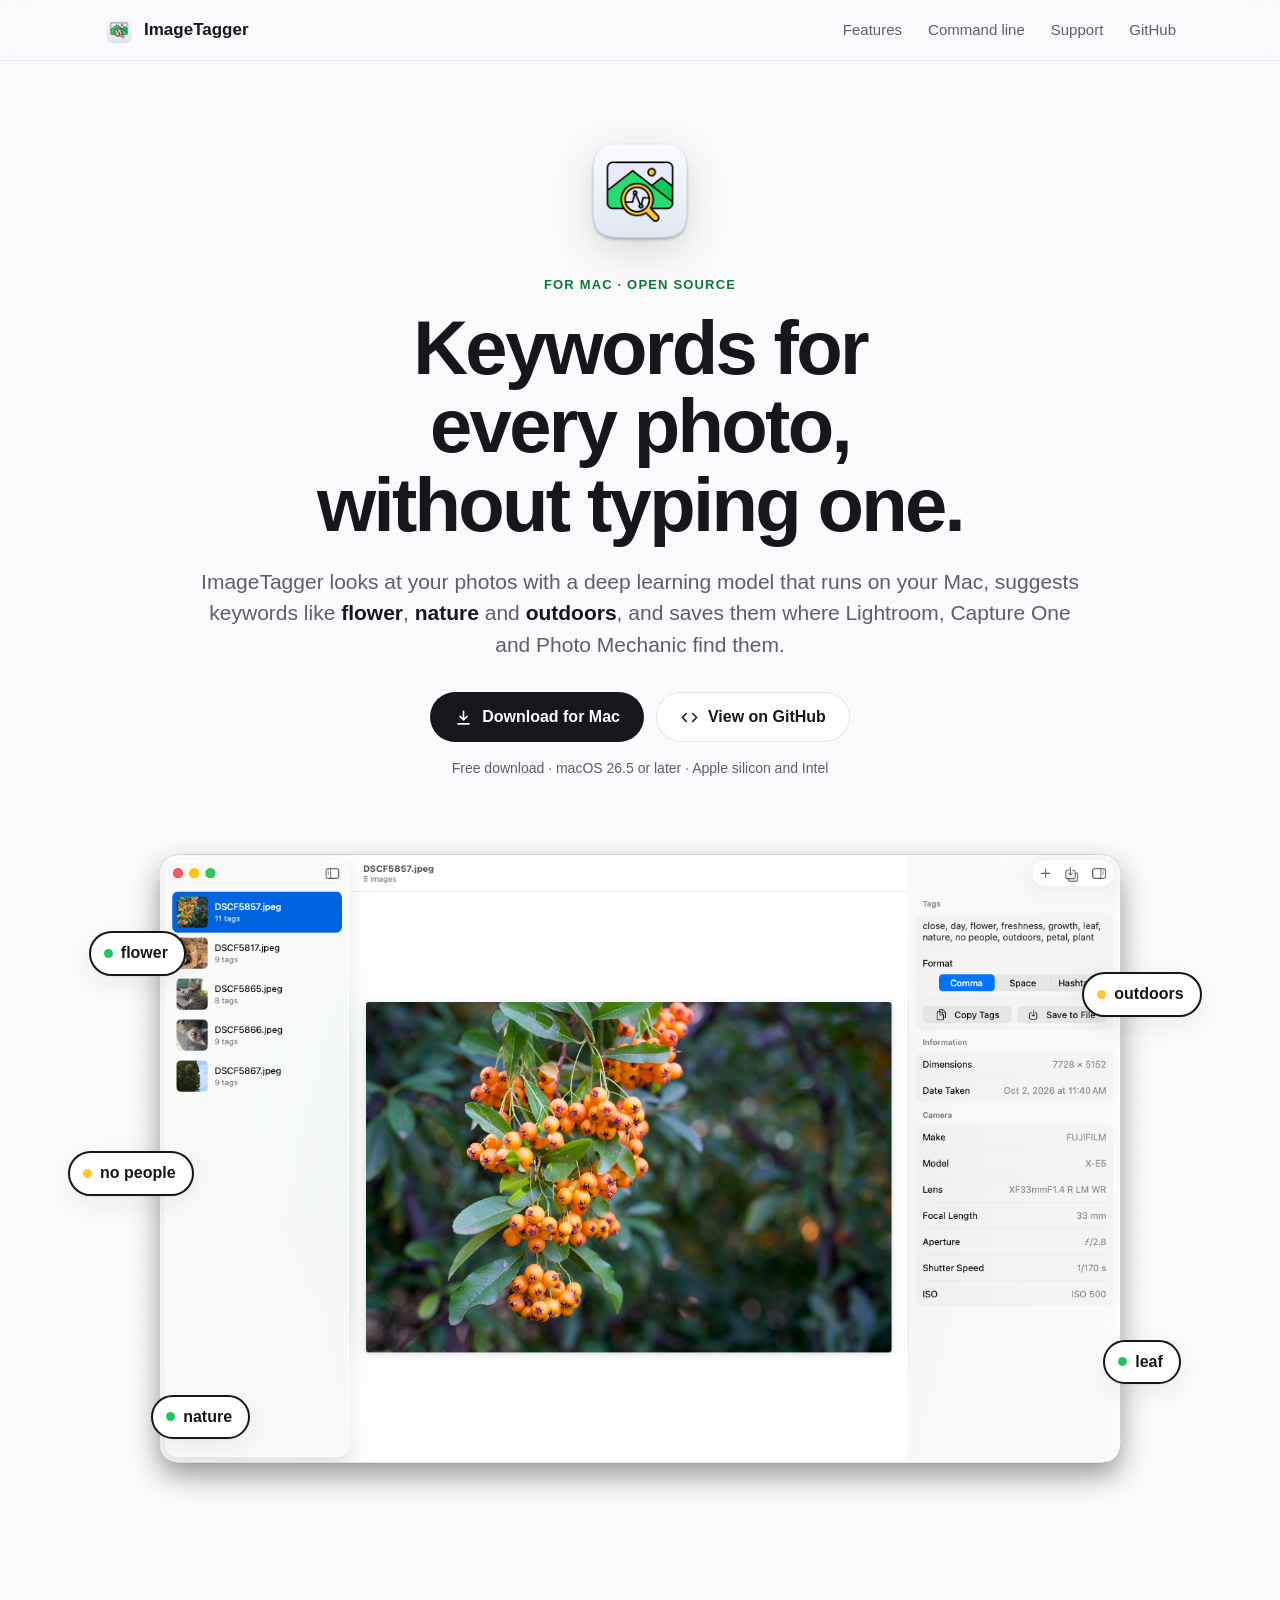
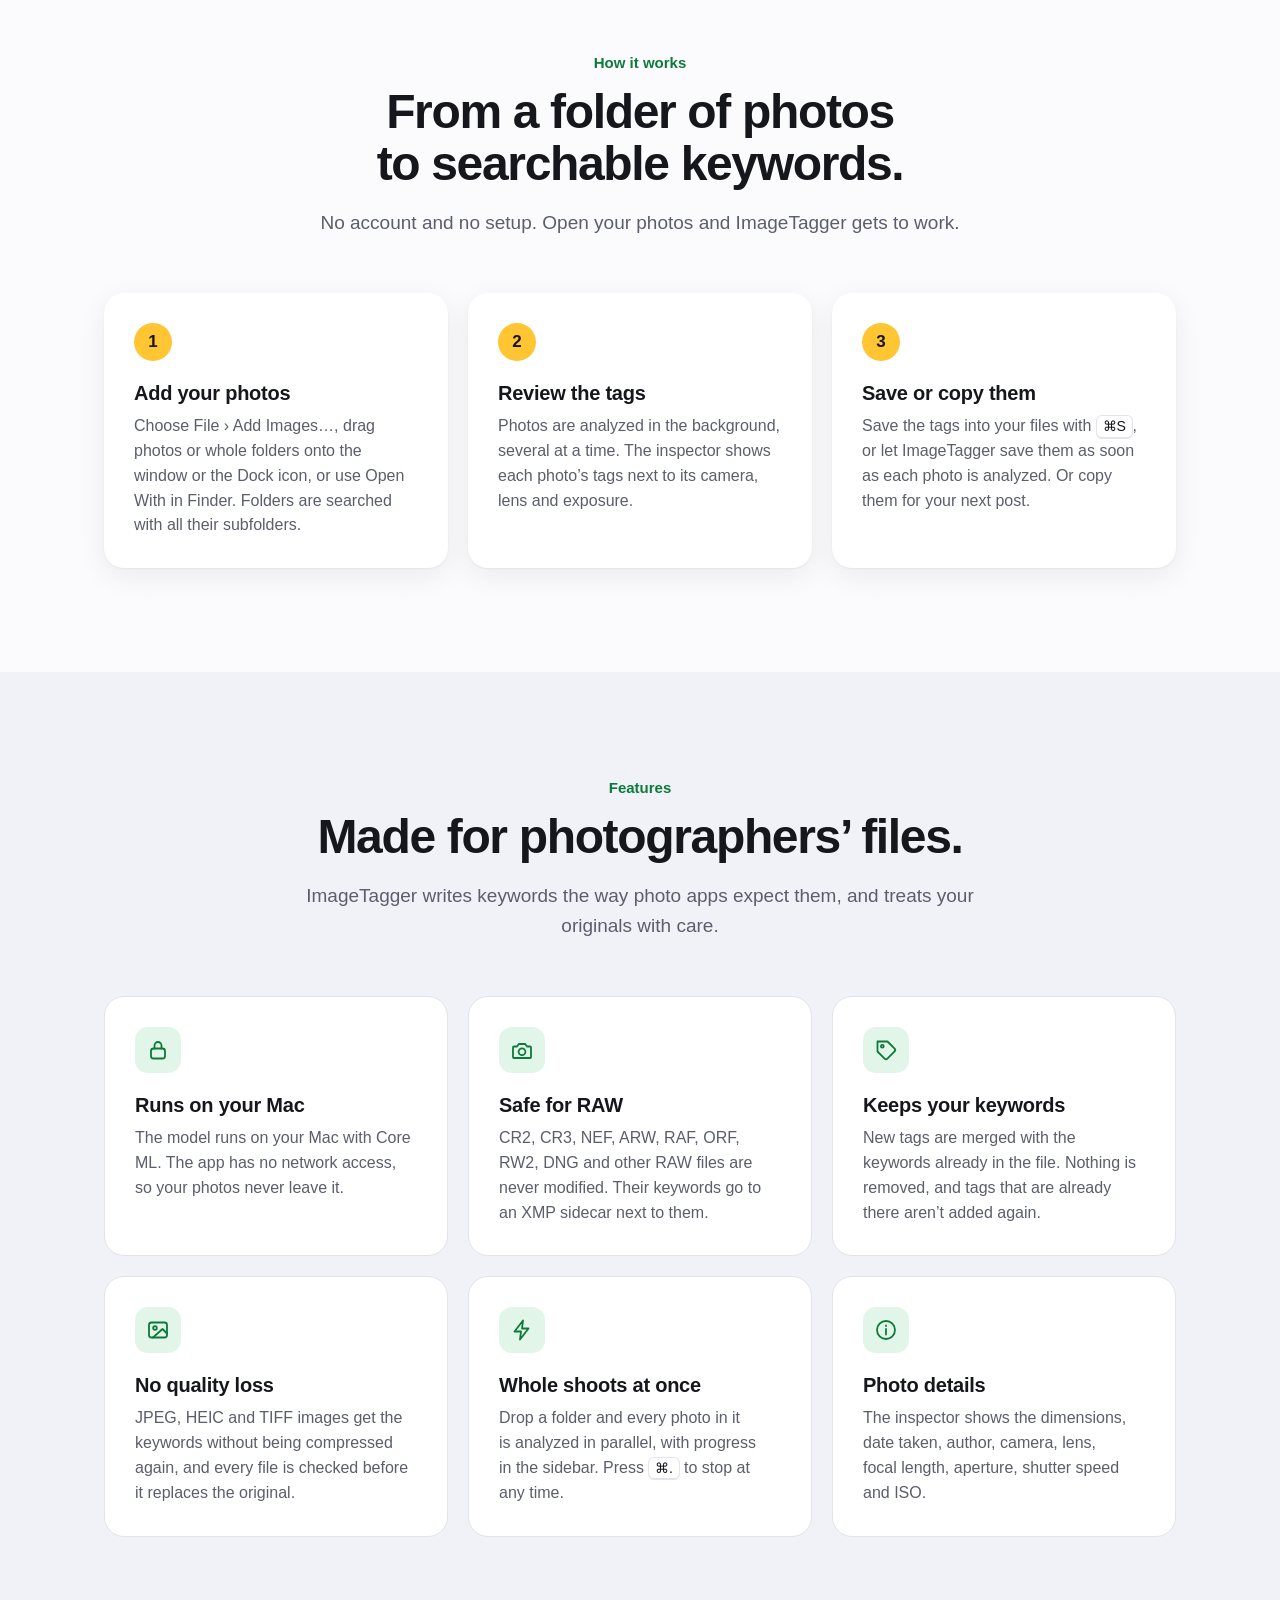
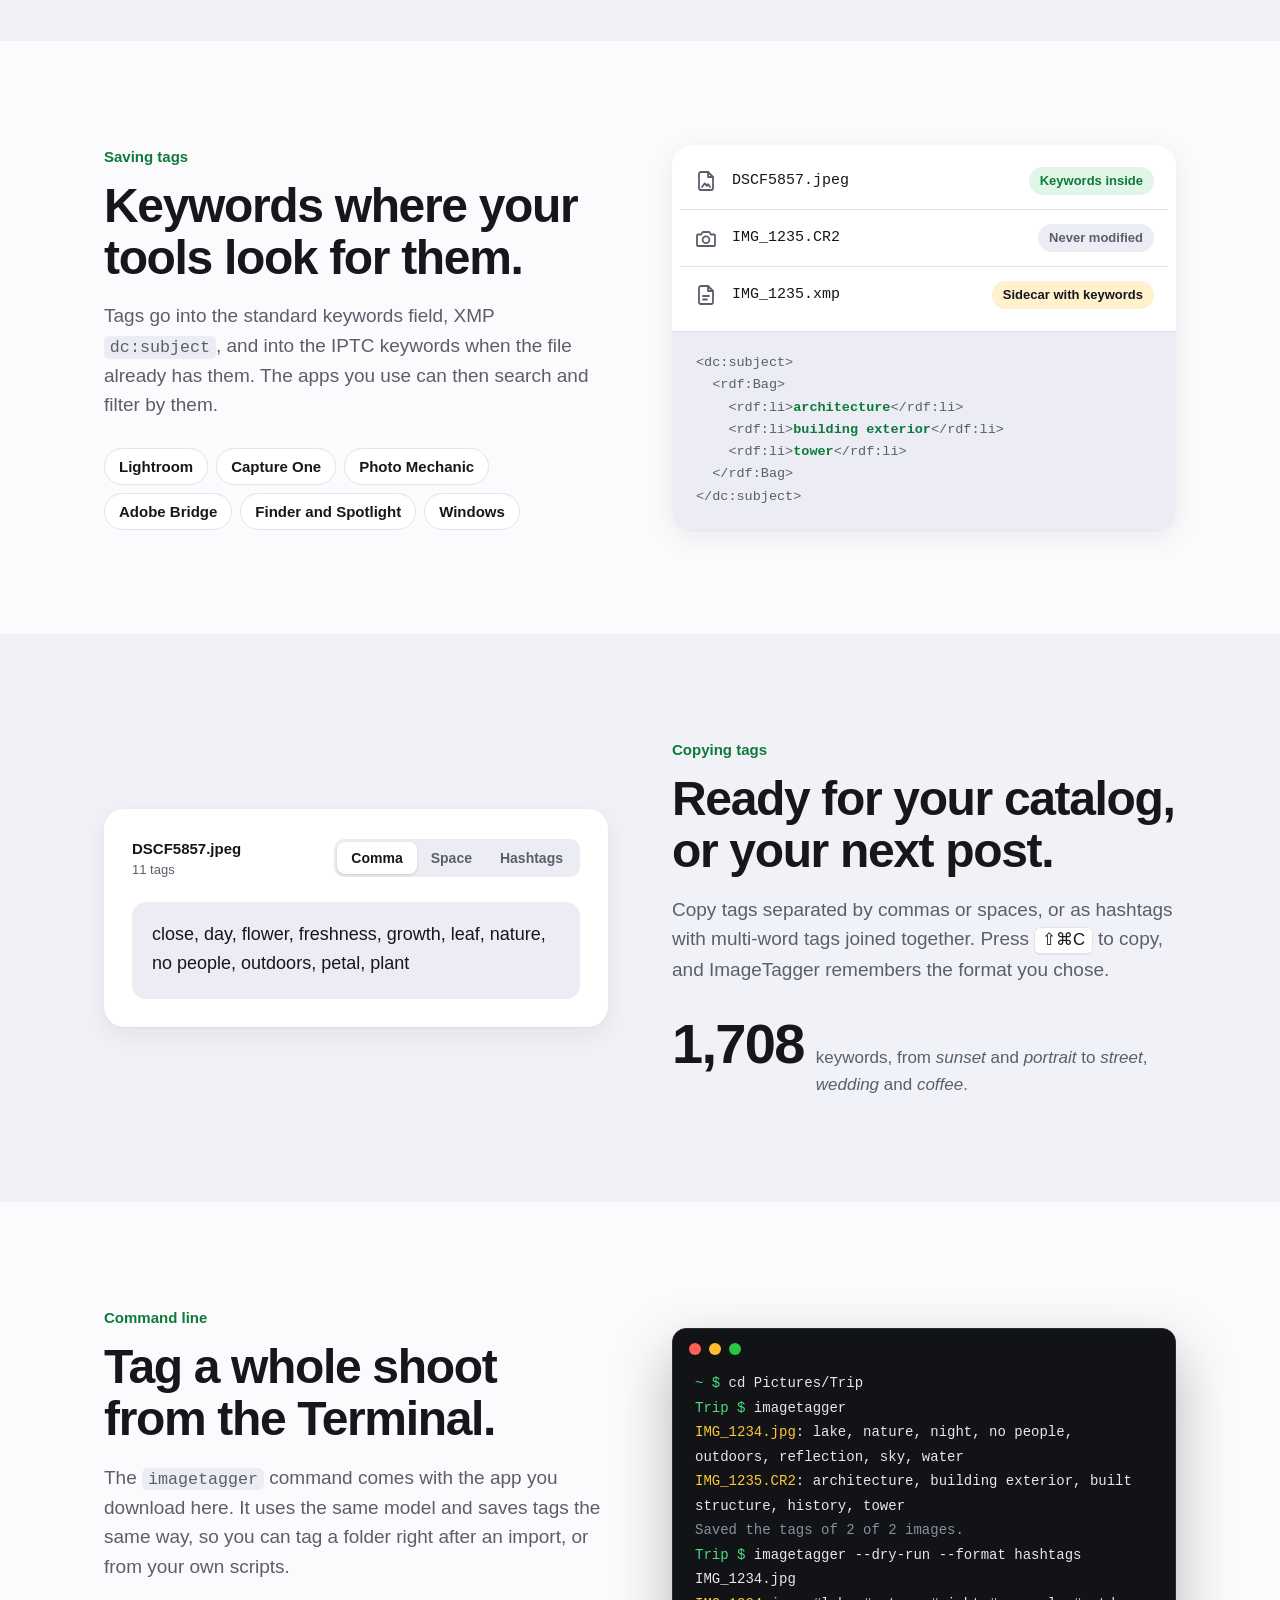
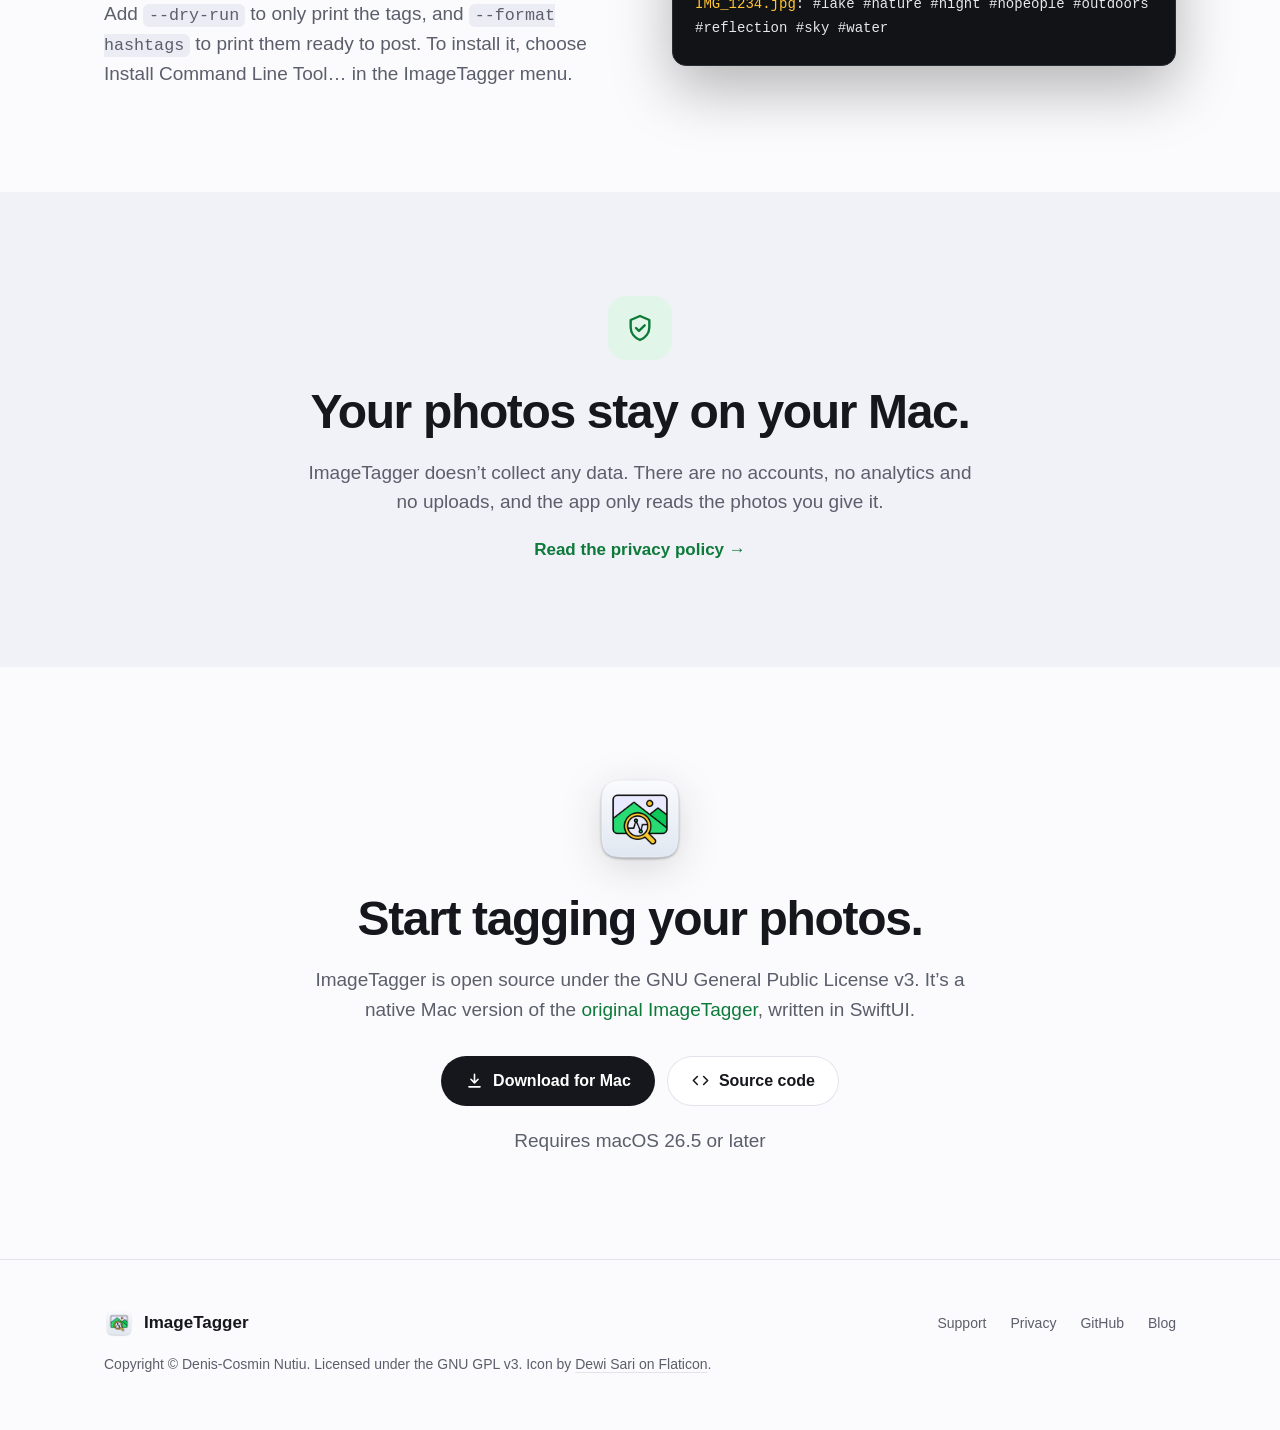
<file: docs/index.html>
<!doctype html>
<html lang="en">
<head>
  <meta charset="utf-8">
  <meta name="viewport" content="width=device-width, initial-scale=1">
  <title>ImageTagger for Mac – Keywords for every photo</title>
  <meta name="description" content="ImageTagger suggests keywords for your photos with a deep learning model that runs on your Mac, and saves them to your files and XMP sidecars for Lightroom, Capture One and Photo Mechanic.">
  <link rel="canonical" href="https://dnutiu.github.io/ImageTaggerMac/">
  <meta property="og:type" content="website">
  <meta property="og:site_name" content="ImageTagger">
  <meta property="og:title" content="ImageTagger for Mac – Keywords for every photo">
  <meta property="og:description" content="Suggests keywords for your photos with a deep learning model that runs on your Mac, and saves them where your photo apps find them.">
  <meta property="og:url" content="https://dnutiu.github.io/ImageTaggerMac/">
  <meta property="og:image" content="https://dnutiu.github.io/ImageTaggerMac/assets/og.png">
  <meta property="og:image:width" content="1200">
  <meta property="og:image:height" content="630">
  <meta property="og:image:alt" content="The ImageTagger icon and a screenshot of the app showing a photo with its predicted tags">
  <meta name="twitter:card" content="summary_large_image">
  <meta name="theme-color" content="#fbfbfd" media="(prefers-color-scheme: light)">
  <meta name="theme-color" content="#0e0f13" media="(prefers-color-scheme: dark)">
  <link rel="icon" type="image/png" href="assets/favicon.png">
  <link rel="apple-touch-icon" href="assets/icon.png">
  <link rel="stylesheet" href="assets/site.css">
</head>
<body>
  <a class="skip-link" href="#main">Skip to content</a>

  <header class="site-header">
    <div class="wrap">
      <a class="brand" href="./">
        <img src="assets/icon.png" alt="" width="30" height="30">
        ImageTagger
      </a>
      <nav class="nav" aria-label="Main">
        <a class="optional" href="#features">Features</a>
        <a class="optional" href="#command-line">Command line</a>
        <a href="support/">Support</a>
        <a href="https://github.com/dnutiu/ImageTaggerMac">GitHub</a>
      </nav>
    </div>
  </header>

  <main id="main">
    <section class="hero">
      <div class="wrap">
        <img class="hero-icon" src="assets/icon.png" alt="" width="116" height="116">
        <p class="eyebrow">For Mac · Open source</p>
        <h1>Keywords for every photo, without typing one.</h1>
        <p class="lede">
          ImageTagger looks at your photos with a deep learning model that runs on your Mac, suggests keywords like
          <em>flower</em>, <em>nature</em> and <em>outdoors</em>, and saves them where Lightroom, Capture One and
          Photo Mechanic find them.
        </p>
        <div class="actions">
          <a class="button button-primary" href="https://github.com/dnutiu/ImageTaggerMac/releases/latest">
            <svg viewBox="0 0 24 24" aria-hidden="true"><path d="M12 4v11m0 0-4.5-4.5M12 15l4.5-4.5M5 20h14"/></svg>
            Download for Mac
          </a>
          <a class="button button-secondary" href="https://github.com/dnutiu/ImageTaggerMac">
            <svg viewBox="0 0 24 24" aria-hidden="true"><path d="m8 7-5 5 5 5m8-10 5 5-5 5"/></svg>
            View on GitHub
          </a>
        </div>
        <p class="fineprint">Free download · macOS 26.5 or later · Apple silicon and Intel</p>

        <div class="shot">
          <picture>
            <source media="(prefers-color-scheme: dark)" srcset="screenshot-dark.png">
            <img src="screenshot-light.png" width="1472" height="972" fetchpriority="high"
              alt="ImageTagger showing a photo of orange berries. The inspector lists its tags: close, day, flower, freshness, growth, leaf, nature, no people, outdoors, petal and plant, followed by the camera, lens and exposure.">
          </picture>
          <span class="float-tag tag-1" aria-hidden="true">flower</span>
          <span class="float-tag tag-2 sun" aria-hidden="true">no people</span>
          <span class="float-tag tag-3" aria-hidden="true">nature</span>
          <span class="float-tag tag-4 sun" aria-hidden="true">outdoors</span>
          <span class="float-tag tag-5" aria-hidden="true">leaf</span>
        </div>
      </div>
    </section>

    <section class="section" aria-labelledby="how-title">
      <div class="wrap">
        <div class="section-head">
          <p class="kicker">How it works</p>
          <h2 id="how-title">From a folder of photos to searchable keywords.</h2>
          <p>No account and no setup. Open your photos and ImageTagger gets to work.</p>
        </div>
        <ol class="steps">
          <li>
            <h3>Add your photos</h3>
            <p>Choose File › Add Images…, drag photos or whole folders onto the window or the Dock icon, or use Open
              With in Finder. Folders are searched with all their subfolders.</p>
          </li>
          <li>
            <h3>Review the tags</h3>
            <p>Photos are analyzed in the background, several at a time. The inspector shows each photo’s tags next
              to its camera, lens and exposure.</p>
          </li>
          <li>
            <h3>Save or copy them</h3>
            <p>Save the tags into your files with <kbd>⌘S</kbd>, or let ImageTagger save them as soon as
              each photo is analyzed. Or copy them for your next post.</p>
          </li>
        </ol>
      </div>
    </section>

    <section class="section band" id="features" aria-labelledby="features-title">
      <div class="wrap">
        <div class="section-head">
          <p class="kicker">Features</p>
          <h2 id="features-title">Made for photographers’ files.</h2>
          <p>ImageTagger writes keywords the way photo apps expect them, and treats your originals with care.</p>
        </div>
        <div class="features">
          <article class="card">
            <div class="card-icon">
              <svg viewBox="0 0 24 24" aria-hidden="true"><rect x="5" y="10.5" width="14" height="10" rx="2.5"/><path d="M8.5 10.5V7.5a3.5 3.5 0 0 1 7 0v3"/></svg>
            </div>
            <h3>Runs on your Mac</h3>
            <p>The model runs on your Mac with Core ML. The app has no network access, so your photos never leave
              it.</p>
          </article>
          <article class="card">
            <div class="card-icon">
              <svg viewBox="0 0 24 24" aria-hidden="true"><path d="M4 8.5h3l1.8-2.5h6.4L17 8.5h3a1 1 0 0 1 1 1V19a1 1 0 0 1-1 1H4a1 1 0 0 1-1-1V9.5a1 1 0 0 1 1-1z"/><circle cx="12" cy="13.8" r="3.4"/></svg>
            </div>
            <h3>Safe for RAW</h3>
            <p>CR2, CR3, NEF, ARW, RAF, ORF, RW2, DNG and other RAW files are never modified. Their keywords go to
              an XMP sidecar next to them.</p>
          </article>
          <article class="card">
            <div class="card-icon">
              <svg viewBox="0 0 24 24" aria-hidden="true"><path d="M20.6 13.4 13.4 20.6a2 2 0 0 1-2.8 0L3.5 13.5V3.5h10l7.1 7.1a2 2 0 0 1 0 2.8z"/><circle cx="8.3" cy="8.3" r="1.4"/></svg>
            </div>
            <h3>Keeps your keywords</h3>
            <p>New tags are merged with the keywords already in the file. Nothing is removed, and tags that are
              already there aren’t added again.</p>
          </article>
          <article class="card">
            <div class="card-icon">
              <svg viewBox="0 0 24 24" aria-hidden="true"><rect x="3" y="4.5" width="18" height="15" rx="2.5"/><circle cx="9" cy="10" r="1.8"/><path d="m21 15.5-4.5-4.5L7 19.5"/></svg>
            </div>
            <h3>No quality loss</h3>
            <p>JPEG, HEIC and TIFF images get the keywords without being compressed again, and every file is
              checked before it replaces the original.</p>
          </article>
          <article class="card">
            <div class="card-icon">
              <svg viewBox="0 0 24 24" aria-hidden="true"><path d="M13 2.5 4.5 13.5H11l-1 8 8.5-11H12z"/></svg>
            </div>
            <h3>Whole shoots at once</h3>
            <p>Drop a folder and every photo in it is analyzed in parallel, with progress in the sidebar. Press
              <kbd>⌘.</kbd> to stop at any time.</p>
          </article>
          <article class="card">
            <div class="card-icon">
              <svg viewBox="0 0 24 24" aria-hidden="true"><circle cx="12" cy="12" r="9"/><path d="M12 11v5.5M12 7.5v.5"/></svg>
            </div>
            <h3>Photo details</h3>
            <p>The inspector shows the dimensions, date taken, author, camera, lens, focal length, aperture,
              shutter speed and ISO.</p>
          </article>
        </div>
      </div>
    </section>

    <section class="section" aria-labelledby="saving-title">
      <div class="wrap split">
        <div class="split-text">
          <p class="kicker">Saving tags</p>
          <h2 id="saving-title">Keywords where your tools look for them.</h2>
          <p>Tags go into the standard keywords field, XMP <code>dc:subject</code>, and into the IPTC keywords when
            the file already has them. The apps you use can then search and filter by them.</p>
          <ul class="chips" aria-label="Apps that read the keywords">
            <li>Lightroom</li>
            <li>Capture One</li>
            <li>Photo Mechanic</li>
            <li>Adobe Bridge</li>
            <li>Finder and Spotlight</li>
            <li>Windows</li>
          </ul>
        </div>
        <figure class="files" aria-label="How tags are saved to different kinds of files" style="margin: 0">
          <ul>
            <li class="file">
              <svg viewBox="0 0 24 24" aria-hidden="true"><path d="M14 3H7a2 2 0 0 0-2 2v14a2 2 0 0 0 2 2h10a2 2 0 0 0 2-2V8z"/><path d="M14 3v5h5"/><path d="m8 18 2.8-3.6 2 2.4 1.4-1.6L16 18"/></svg>
              <span class="file-name">DSCF5857.jpeg</span>
              <span class="badge green">Keywords inside</span>
            </li>
            <li class="file">
              <svg viewBox="0 0 24 24" aria-hidden="true"><path d="M4 8.5h3l1.8-2.5h6.4L17 8.5h3a1 1 0 0 1 1 1V19a1 1 0 0 1-1 1H4a1 1 0 0 1-1-1V9.5a1 1 0 0 1 1-1z"/><circle cx="12" cy="13.8" r="3.4"/></svg>
              <span class="file-name">IMG_1235.CR2</span>
              <span class="badge">Never modified</span>
            </li>
            <li class="file">
              <svg viewBox="0 0 24 24" aria-hidden="true"><path d="M14 3H7a2 2 0 0 0-2 2v14a2 2 0 0 0 2 2h10a2 2 0 0 0 2-2V8z"/><path d="M14 3v5h5"/><path d="M9 13h6M9 16.5h4"/></svg>
              <span class="file-name">IMG_1235.xmp</span>
              <span class="badge sun">Sidecar with keywords</span>
            </li>
          </ul>
<pre aria-label="The keywords in the sidecar">&lt;dc:subject&gt;
  &lt;rdf:Bag&gt;
    &lt;rdf:li&gt;<b>architecture</b>&lt;/rdf:li&gt;
    &lt;rdf:li&gt;<b>building exterior</b>&lt;/rdf:li&gt;
    &lt;rdf:li&gt;<b>tower</b>&lt;/rdf:li&gt;
  &lt;/rdf:Bag&gt;
&lt;/dc:subject&gt;</pre>
        </figure>
      </div>
    </section>

    <section class="section band" aria-labelledby="formats-title">
      <div class="wrap split reverse">
        <div class="split-text">
          <p class="kicker">Copying tags</p>
          <h2 id="formats-title">Ready for your catalog, or your next post.</h2>
          <p>Copy tags separated by commas or spaces, or as hashtags with multi-word tags joined together. Press
            <kbd>⇧⌘C</kbd> to copy, and ImageTagger remembers the format you chose.</p>
          <div class="stat">
            <strong>1,708</strong>
            <span>keywords, from <em>sunset</em> and <em>portrait</em> to <em>street</em>, <em>wedding</em> and
              <em>coffee</em>.</span>
          </div>
        </div>
        <div class="format-demo">
          <div class="format-head">
            <p class="format-file">DSCF5857.jpeg <span>11 tags</span></p>
            <div class="segmented" role="group" aria-label="Tag format">
              <button type="button" data-format="comma" aria-pressed="true">Comma</button>
              <button type="button" data-format="space" aria-pressed="false">Space</button>
              <button type="button" data-format="hashtags" aria-pressed="false">Hashtags</button>
            </div>
          </div>
          <p class="format-output" id="format-output" aria-live="polite">close, day, flower, freshness, growth, leaf,
            nature, no people, outdoors, petal, plant</p>
        </div>
      </div>
    </section>

    <section class="section" id="command-line" aria-labelledby="cli-title">
      <div class="wrap split">
        <div class="split-text">
          <p class="kicker">Command line</p>
          <h2 id="cli-title">Tag a whole shoot from the Terminal.</h2>
          <p>The <code>imagetagger</code> command comes with the app you download here. It uses the same model and
            saves tags the same way, so you can tag a folder right after an import, or from your own scripts.</p>
          <p>Add <code>--dry-run</code> to only print the tags, and <code>--format hashtags</code> to print them
            ready to post. To install it, choose Install Command Line Tool… in the ImageTagger menu.</p>
        </div>
        <div class="terminal" role="img" aria-label="A Terminal window running imagetagger in a folder of photos. It prints the tags of IMG_1234.jpg and IMG_1235.CR2, then saves them.">
          <div class="terminal-bar" aria-hidden="true"><span></span><span></span><span></span></div>
<pre aria-hidden="true"><span class="prompt">~ $</span> cd Pictures/Trip
<span class="prompt">Trip $</span> imagetagger
<span class="file-path">IMG_1234.jpg</span>: lake, nature, night, no people, outdoors, reflection, sky, water
<span class="file-path">IMG_1235.CR2</span>: architecture, building exterior, built structure, history, tower
<span class="dim">Saved the tags of 2 of 2 images.</span>
<span class="prompt">Trip $</span> imagetagger --dry-run --format hashtags IMG_1234.jpg
<span class="file-path">IMG_1234.jpg</span>: #lake #nature #night #nopeople #outdoors #reflection #sky #water</pre>
        </div>
      </div>
    </section>

    <section class="section band statement" aria-labelledby="privacy-title">
      <div class="wrap">
        <div class="statement-icon" aria-hidden="true">
          <svg viewBox="0 0 24 24"><path d="M12 3 5 6v5.5c0 4.4 3 8 7 9.5 4-1.5 7-5.1 7-9.5V6z"/><path d="m9 12 2.2 2.2L15.5 10"/></svg>
        </div>
        <h2 id="privacy-title">Your photos stay on your Mac.</h2>
        <p>ImageTagger doesn’t collect any data. There are no accounts, no analytics and no uploads, and the app
          only reads the photos you give it.</p>
        <a class="more" href="privacy/">Read the privacy policy →</a>
      </div>
    </section>

    <section class="section statement" aria-labelledby="download-title">
      <div class="wrap">
        <img class="cta-icon" src="assets/icon.png" alt="" width="96" height="96" loading="lazy">
        <h2 id="download-title">Start tagging your photos.</h2>
        <p>ImageTagger is open source under the GNU General Public License v3. It’s a native Mac version of the
          <a href="https://github.com/dnutiu/ImageTagger">original ImageTagger</a>, written in SwiftUI.</p>
        <div class="actions">
          <a class="button button-primary" href="https://github.com/dnutiu/ImageTaggerMac/releases/latest">
            <svg viewBox="0 0 24 24" aria-hidden="true"><path d="M12 4v11m0 0-4.5-4.5M12 15l4.5-4.5M5 20h14"/></svg>
            Download for Mac
          </a>
          <a class="button button-secondary" href="https://github.com/dnutiu/ImageTaggerMac">
            <svg viewBox="0 0 24 24" aria-hidden="true"><path d="m8 7-5 5 5 5m8-10 5 5-5 5"/></svg>
            Source code
          </a>
        </div>
        <p class="fineprint">Requires macOS 26.5 or later</p>
      </div>
    </section>
  </main>

  <footer class="site-footer">
    <div class="wrap">
      <a class="brand" href="./">
        <img src="assets/icon.png" alt="" width="30" height="30" loading="lazy">
        ImageTagger
      </a>
      <nav class="nav" aria-label="Footer">
        <a href="support/">Support</a>
        <a href="privacy/">Privacy</a>
        <a href="https://github.com/dnutiu/ImageTaggerMac">GitHub</a>
        <a href="https://blog.nuculabs.dev">Blog</a>
      </nav>
      <p>Copyright © Denis-Cosmin Nutiu. Licensed under the GNU GPL v3. Icon by
        <a href="https://www.flaticon.com/free-icons/image-analysis">Dewi Sari on Flaticon</a>.</p>
    </div>
  </footer>

  <script>
    const tags = ["close", "day", "flower", "freshness", "growth", "leaf", "nature", "no people", "outdoors", "petal", "plant"];
    // The same formats as TagFormat in the app. Hashtags can't contain spaces, so multi-word tags are joined.
    const formats = {
      comma: (tags) => tags.join(", "),
      space: (tags) => tags.join(" "),
      hashtags: (tags) => tags.map((tag) => "#" + tag.replace(/\s/g, "")).join(" "),
    };
    const output = document.getElementById("format-output");
    const buttons = document.querySelectorAll("[data-format]");
    for (const button of buttons) {
      button.addEventListener("click", () => {
        for (const other of buttons) other.setAttribute("aria-pressed", String(other === button));
        output.textContent = formats[button.dataset.format](tags);
      });
    }
  </script>
</body>
</html>
</file>
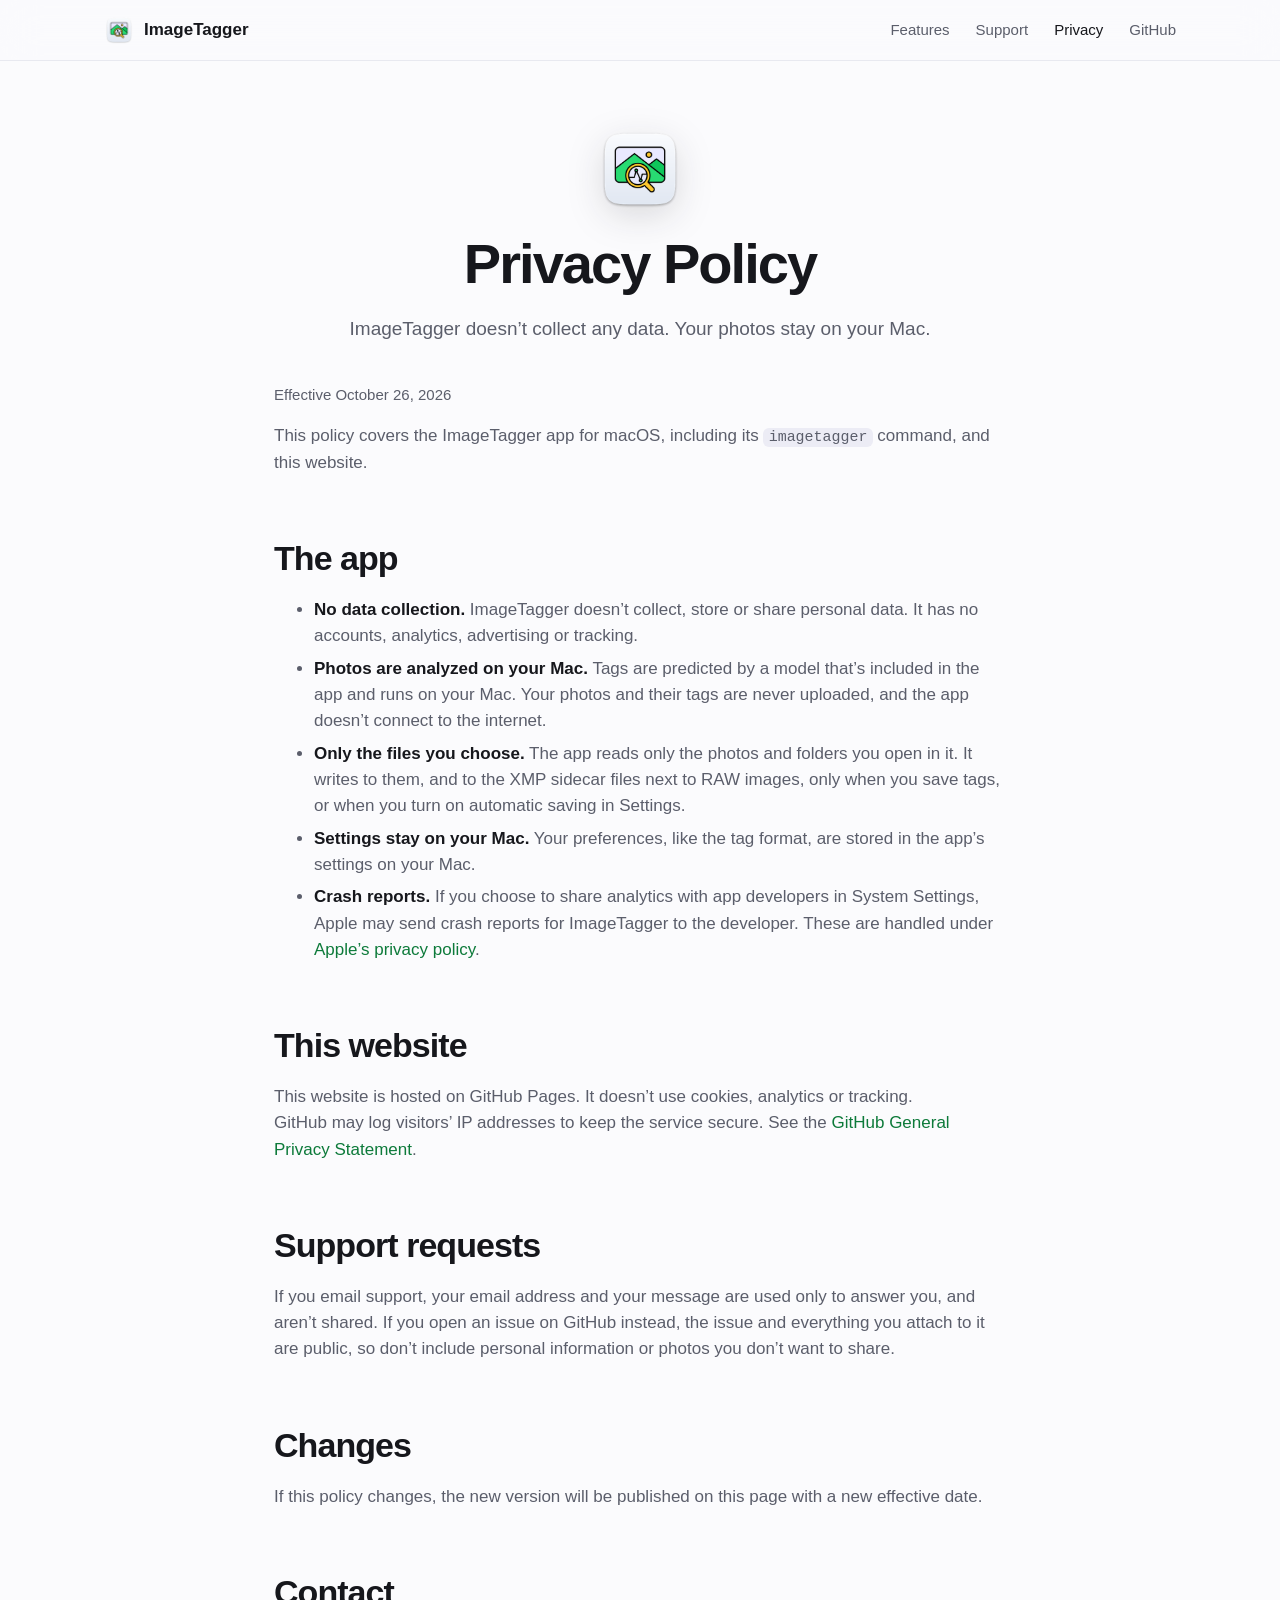
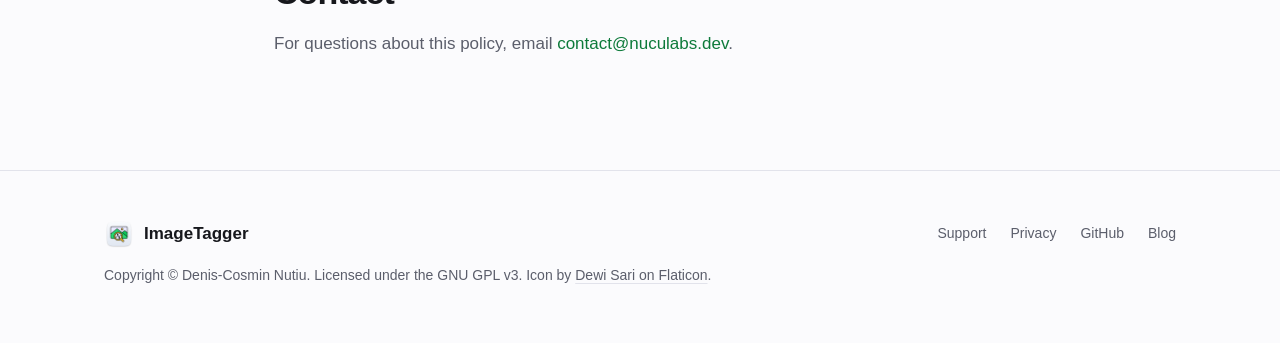
<file: docs/privacy/index.html>
<!doctype html>
<html lang="en">
<head>
  <meta charset="utf-8">
  <meta name="viewport" content="width=device-width, initial-scale=1">
  <title>ImageTagger Privacy Policy</title>
  <meta name="description" content="ImageTagger doesn't collect any data. Photos are analyzed on your Mac and are never uploaded.">
  <link rel="canonical" href="https://dnutiu.github.io/ImageTaggerMac/privacy/">
  <meta name="theme-color" content="#fbfbfd" media="(prefers-color-scheme: light)">
  <meta name="theme-color" content="#0e0f13" media="(prefers-color-scheme: dark)">
  <link rel="icon" type="image/png" href="../assets/favicon.png">
  <link rel="apple-touch-icon" href="../assets/icon.png">
  <link rel="stylesheet" href="../assets/site.css">
</head>
<body>
  <a class="skip-link" href="#main">Skip to content</a>

  <header class="site-header">
    <div class="wrap">
      <a class="brand" href="../">
        <img src="../assets/icon.png" alt="" width="30" height="30">
        ImageTagger
      </a>
      <nav class="nav" aria-label="Main">
        <a class="optional" href="../#features">Features</a>
        <a href="../support/">Support</a>
        <a href="./" aria-current="page">Privacy</a>
        <a href="https://github.com/dnutiu/ImageTaggerMac">GitHub</a>
      </nav>
    </div>
  </header>

  <main id="main">
    <section class="page-hero">
      <div class="wrap narrow">
        <img src="../assets/icon.png" alt="" width="88" height="88">
        <h1>Privacy Policy</h1>
        <p class="lede">ImageTagger doesn’t collect any data. Your photos stay on your Mac.</p>
      </div>
    </section>

    <div class="wrap narrow prose">
      <p class="updated">Effective October 26, 2026</p>

      <p>This policy covers the ImageTagger app for macOS, including its <code>imagetagger</code> command, and this
        website.</p>

      <h2>The app</h2>
      <ul>
        <li><strong>No data collection.</strong> ImageTagger doesn’t collect, store or share personal data. It has
          no accounts, analytics, advertising or tracking.</li>
        <li><strong>Photos are analyzed on your Mac.</strong> Tags are predicted by a model that’s included in the
          app and runs on your Mac. Your photos and their tags are never uploaded, and the app doesn’t connect to
          the internet.</li>
        <li><strong>Only the files you choose.</strong> The app reads only the photos and folders you open in it.
          It writes to them, and to the XMP sidecar files next to RAW images, only when you save tags, or when you
          turn on automatic saving in Settings.</li>
        <li><strong>Settings stay on your Mac.</strong> Your preferences, like the tag format, are stored in the
          app’s settings on your Mac.</li>
        <li><strong>Crash reports.</strong> If you choose to share analytics with app developers in System Settings,
          Apple may send crash reports for ImageTagger to the developer. These are handled under
          <a href="https://www.apple.com/legal/privacy/">Apple’s privacy policy</a>.</li>
      </ul>

      <h2>This website</h2>
      <p>This website is hosted on GitHub Pages. It doesn’t use cookies, analytics or tracking. GitHub may log
        visitors’ IP addresses to keep the service secure. See the
        <a href="https://docs.github.com/site-policy/privacy-policies/github-general-privacy-statement">GitHub
        General Privacy Statement</a>.</p>

      <h2>Support requests</h2>
      <p>If you email support, your email address and your message are used only to answer you, and aren’t shared.
        If you open an issue on GitHub instead, the issue and everything you attach to it are public, so don’t
        include personal information or photos you don’t want to share.</p>

      <h2>Changes</h2>
      <p>If this policy changes, the new version will be published on this page with a new effective date.</p>

      <h2>Contact</h2>
      <p>For questions about this policy, email
        <a href="mailto:contact@nuculabs.dev?subject=ImageTagger%20privacy">contact@nuculabs.dev</a>.</p>
    </div>
  </main>

  <footer class="site-footer">
    <div class="wrap">
      <a class="brand" href="../">
        <img src="../assets/icon.png" alt="" width="30" height="30" loading="lazy">
        ImageTagger
      </a>
      <nav class="nav" aria-label="Footer">
        <a href="../support/">Support</a>
        <a href="./">Privacy</a>
        <a href="https://github.com/dnutiu/ImageTaggerMac">GitHub</a>
        <a href="https://blog.nuculabs.dev">Blog</a>
      </nav>
      <p>Copyright © Denis-Cosmin Nutiu. Licensed under the GNU GPL v3. Icon by
        <a href="https://www.flaticon.com/free-icons/image-analysis">Dewi Sari on Flaticon</a>.</p>
    </div>
  </footer>
</body>
</html>
</file>
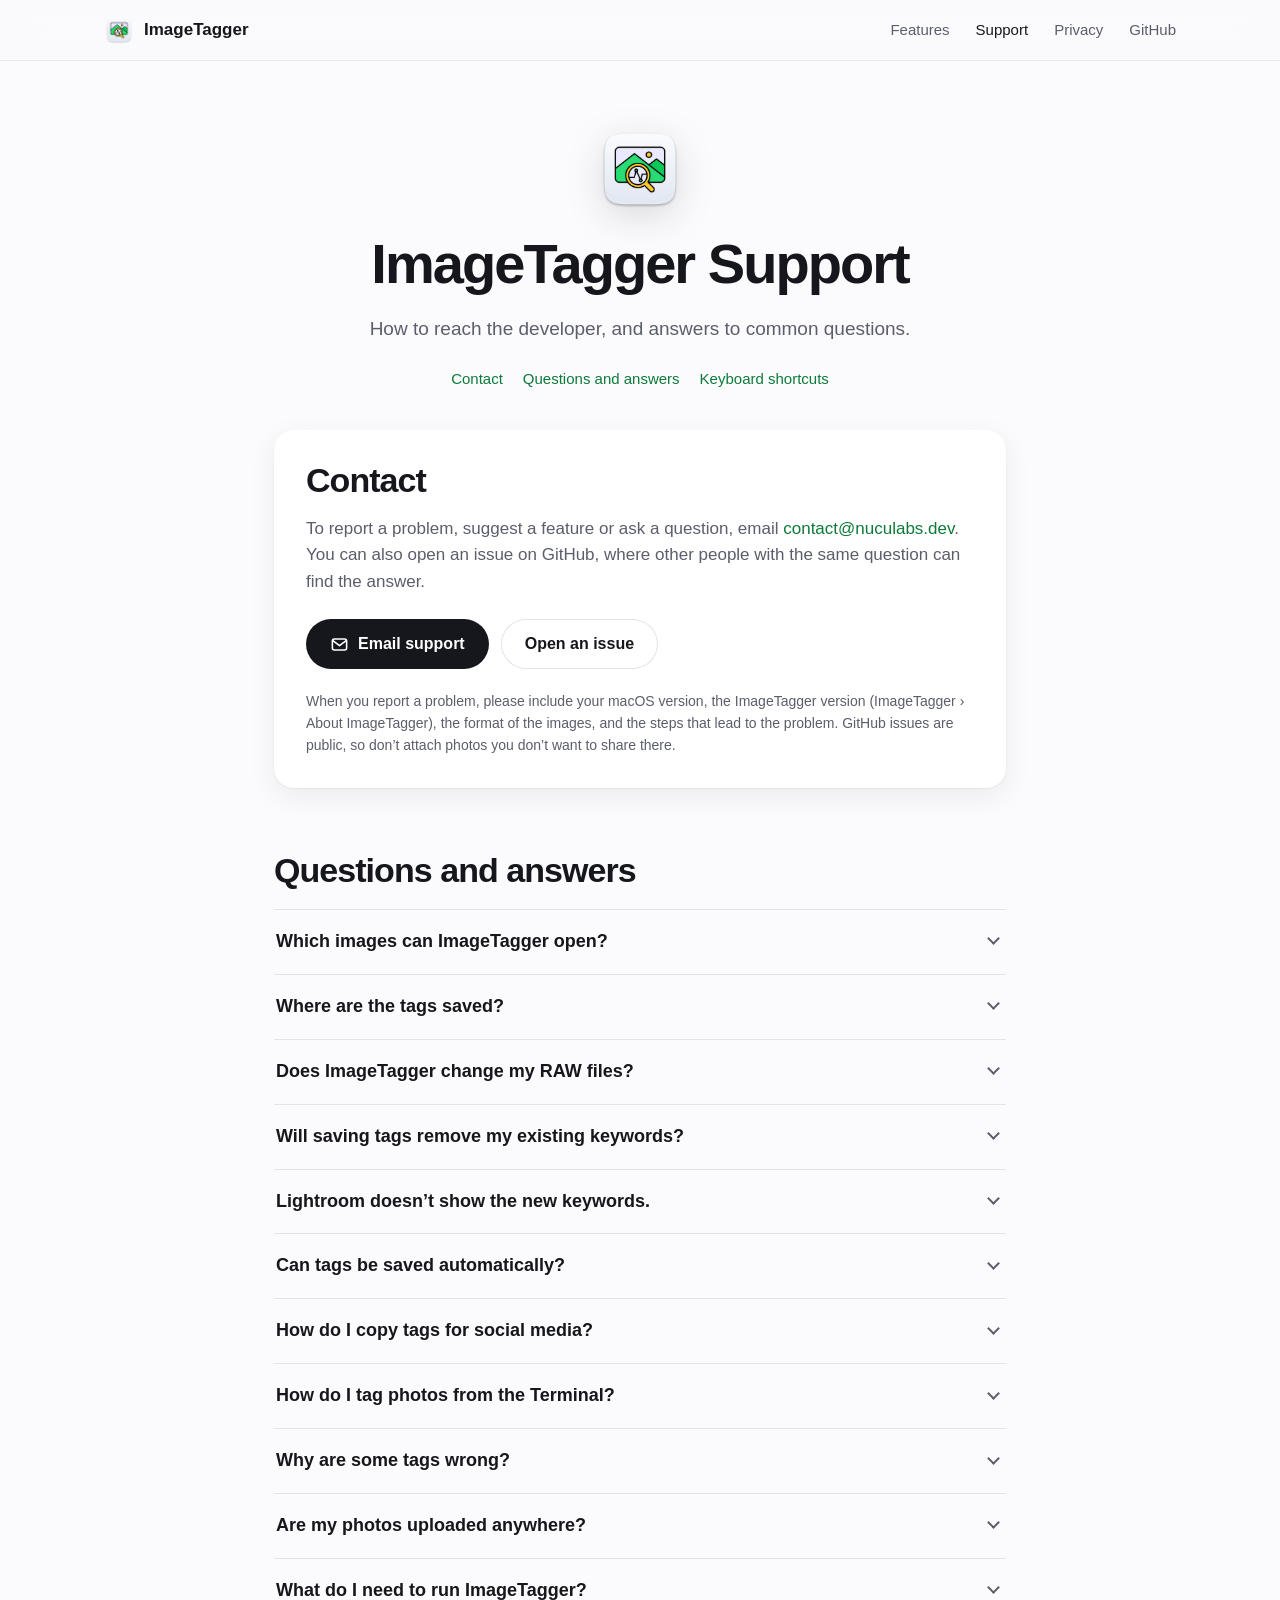
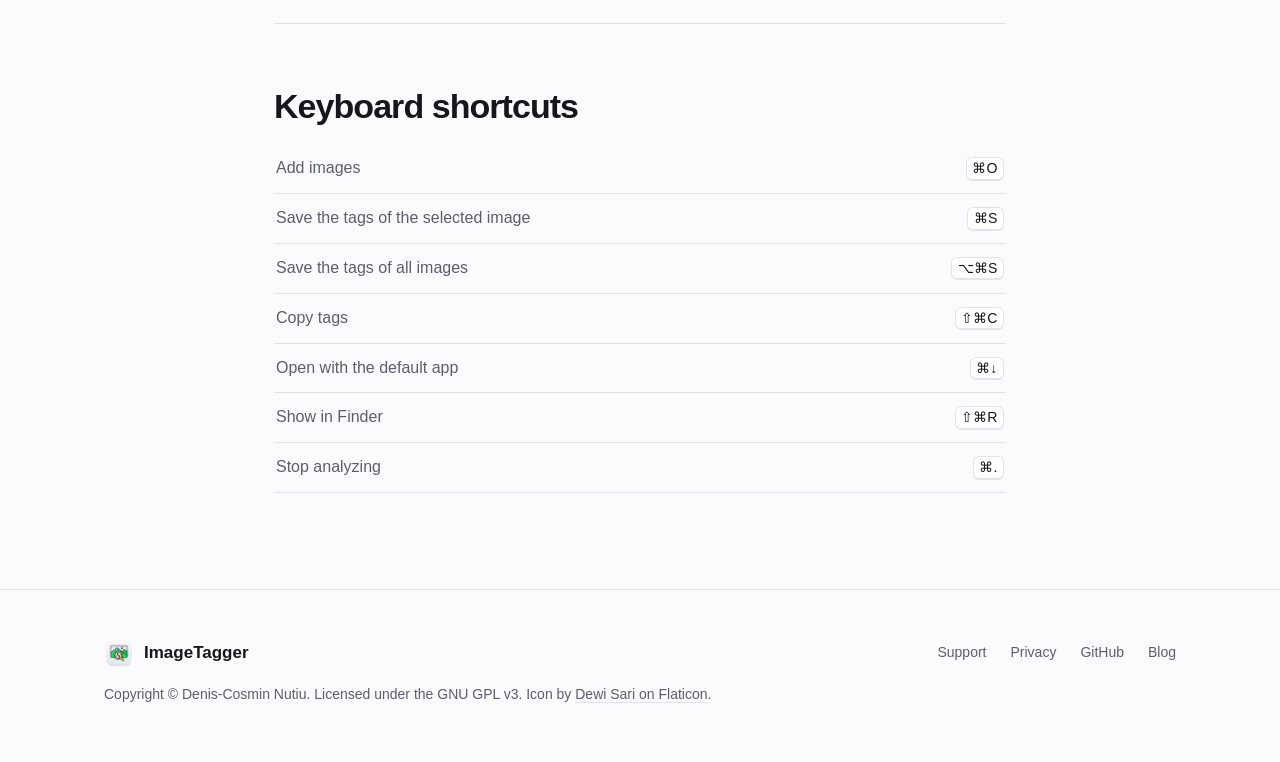
<file: docs/support/index.html>
<!doctype html>
<html lang="en">
<head>
  <meta charset="utf-8">
  <meta name="viewport" content="width=device-width, initial-scale=1">
  <title>ImageTagger Support</title>
  <meta name="description" content="Get help with ImageTagger for Mac: contact the developer, and find answers about saving tags, RAW files, Lightroom and the command line tool.">
  <link rel="canonical" href="https://dnutiu.github.io/ImageTaggerMac/support/">
  <meta property="og:type" content="website">
  <meta property="og:site_name" content="ImageTagger">
  <meta property="og:title" content="ImageTagger Support">
  <meta property="og:description" content="Contact the developer, and find answers about saving tags, RAW files, Lightroom and the command line tool.">
  <meta property="og:url" content="https://dnutiu.github.io/ImageTaggerMac/support/">
  <meta property="og:image" content="https://dnutiu.github.io/ImageTaggerMac/assets/og.png">
  <meta name="twitter:card" content="summary_large_image">
  <meta name="theme-color" content="#fbfbfd" media="(prefers-color-scheme: light)">
  <meta name="theme-color" content="#0e0f13" media="(prefers-color-scheme: dark)">
  <link rel="icon" type="image/png" href="../assets/favicon.png">
  <link rel="apple-touch-icon" href="../assets/icon.png">
  <link rel="stylesheet" href="../assets/site.css">
</head>
<body>
  <a class="skip-link" href="#main">Skip to content</a>

  <header class="site-header">
    <div class="wrap">
      <a class="brand" href="../">
        <img src="../assets/icon.png" alt="" width="30" height="30">
        ImageTagger
      </a>
      <nav class="nav" aria-label="Main">
        <a class="optional" href="../#features">Features</a>
        <a href="./" aria-current="page">Support</a>
        <a href="../privacy/">Privacy</a>
        <a href="https://github.com/dnutiu/ImageTaggerMac">GitHub</a>
      </nav>
    </div>
  </header>

  <main id="main">
    <section class="page-hero">
      <div class="wrap narrow">
        <img src="../assets/icon.png" alt="" width="88" height="88">
        <h1>ImageTagger Support</h1>
        <p class="lede">How to reach the developer, and answers to common questions.</p>
        <ul class="toc">
          <li><a href="#contact">Contact</a></li>
          <li><a href="#faq">Questions and answers</a></li>
          <li><a href="#shortcuts">Keyboard shortcuts</a></li>
        </ul>
      </div>
    </section>

    <div class="wrap narrow prose">
      <section class="contact" id="contact" aria-labelledby="contact-title">
        <h2 id="contact-title">Contact</h2>
        <p>To report a problem, suggest a feature or ask a question, email
          <a href="mailto:contact@nuculabs.dev?subject=ImageTagger%20support">contact@nuculabs.dev</a>. You can also
          open an issue on GitHub, where other people with the same question can find the answer.</p>
        <div class="actions start">
          <a class="button button-primary" href="mailto:contact@nuculabs.dev?subject=ImageTagger%20support">
            <svg viewBox="0 0 24 24" aria-hidden="true"><rect x="3" y="5" width="18" height="14" rx="2.5"/><path d="m4 7.5 8 6 8-6"/></svg>
            Email support
          </a>
          <a class="button button-secondary" href="https://github.com/dnutiu/ImageTaggerMac/issues/new">Open an
            issue</a>
        </div>
        <p class="fineprint">When you report a problem, please include your macOS version, the ImageTagger version
          (ImageTagger › About ImageTagger), the format of the images, and the steps that lead to the problem.
          GitHub issues are public, so don’t attach photos you don’t want to share there.</p>
      </section>

      <h2 id="faq">Questions and answers</h2>
      <div class="faq">
        <details>
          <summary>Which images can ImageTagger open?</summary>
          <div class="answer">
            <p>The image formats macOS can read, including JPEG, HEIC, PNG, TIFF and the RAW files of most cameras
              (CR2, CR3, NEF, ARW, RAF, ORF, RW2, DNG and others).</p>
            <p>Add them with <strong>File › Add Images…</strong> (<kbd>⌘O</kbd>), by dragging images or
              folders onto the window or the Dock icon, or with <strong>Open With › ImageTagger</strong> in Finder.
              Folders are searched with all their subfolders.</p>
          </div>
        </details>

        <details>
          <summary>Where are the tags saved?</summary>
          <div class="answer">
            <p>In the photo’s keywords, the field that Lightroom, Capture One, Photo Mechanic, Bridge, Spotlight and
              Windows show as keywords or tags. They’re written to XMP <code>dc:subject</code>, and to the legacy
              IPTC keywords too when the file already has them.</p>
            <ul>
              <li><strong>JPEG, HEIC and TIFF</strong> images get the keywords in the file. The image data is
                copied as is, without being compressed again.</li>
              <li><strong>RAW</strong> images get an XMP sidecar file with the same name, for example
                <code>IMG_1234.xmp</code> for <code>IMG_1234.CR2</code>.</li>
              <li><strong>PNG</strong> images are left unchanged, because macOS can’t save keywords to them.</li>
            </ul>
            <p>Save the tags of the selected image with <strong>File › Save Tags to File</strong>
              (<kbd>⌘S</kbd>), or of every image with <strong>File › Save Tags to All Images…</strong>
              (<kbd>⌥⌘S</kbd>).</p>
          </div>
        </details>

        <details>
          <summary>Does ImageTagger change my RAW files?</summary>
          <div class="answer">
            <p>No. RAW files are never modified: their keywords are saved to an XMP sidecar next to them. If a
              sidecar already exists, only its keywords are updated, and its other metadata, like the develop
              settings of your photo editor, is kept. A sidecar that can’t be read is never replaced.</p>
          </div>
        </details>

        <details>
          <summary>Will saving tags remove my existing keywords?</summary>
          <div class="answer">
            <p>No. The tags are added to the keywords already in the file, and tags that are already there, in any
              capitalization, aren’t added again. ImageTagger never removes keywords.</p>
          </div>
        </details>

        <details>
          <summary>Lightroom doesn’t show the new keywords.</summary>
          <div class="answer">
            <p>Lightroom Classic reads keywords from the files when it imports photos. For photos that are already
              in your catalog, select them and choose <strong>Metadata › Read Metadata from Files</strong>. This
              replaces the metadata in the catalog with the metadata in the files.</p>
            <p>Lightroom reads the metadata of DNG files from the DNG itself, so it doesn’t see the sidecars of DNG
              files.</p>
          </div>
        </details>

        <details>
          <summary>Can tags be saved automatically?</summary>
          <div class="answer">
            <p>Yes. Choose <strong>ImageTagger › Settings…</strong> and turn on <strong>Save tags to image files
              automatically</strong>. Each image’s tags are then saved as soon as it’s analyzed.</p>
          </div>
        </details>

        <details>
          <summary>How do I copy tags for social media?</summary>
          <div class="answer">
            <p>Choose <strong>Hashtags</strong> under Format in the inspector, then copy the tags with the Copy Tags
              button, <strong>Edit › Copy Tags</strong> (<kbd>⇧⌘C</kbd>), or
              <kbd>⌘C</kbd> in the sidebar. Multi-word tags are joined, so <em>no people</em> becomes
              <code>#nopeople</code>. Tags can also be separated by commas or spaces, and the format you choose is
              remembered.</p>
          </div>
        </details>

        <details>
          <summary>How do I tag photos from the Terminal?</summary>
          <div class="answer">
            <p>The <code>imagetagger</code> command comes with the app from the
              <a href="https://github.com/dnutiu/ImageTaggerMac/releases/latest">download on GitHub</a>. The Mac App
              Store version doesn’t include it, because Mac App Store apps can only contain sandboxed code, and a
              sandboxed command couldn’t read the photos in the Terminal’s current folder.</p>
            <p>Choose <strong>ImageTagger › Install Command Line Tool…</strong> and run the command it shows in the
              Terminal. It links the <code>imagetagger</code> command into <code>/usr/local/bin</code>:</p>
<pre>sudo mkdir -p /usr/local/bin
sudo ln -sf /Applications/ImageTagger.app/Contents/Helpers/imagetagger /usr/local/bin/imagetagger</pre>
            <p>Then run it in a folder of photos. It tags the images in the folder and its subfolders, and saves the
              tags like the app does:</p>
<pre>cd ~/Pictures/Trip
imagetagger                                    # Tag the images and save the tags
imagetagger --dry-run                          # Only print the tags
imagetagger --format hashtags IMG_1234.jpg Edits/</pre>
            <p>Run <code>imagetagger --help</code> to see all the options. The command uses the model in the app,
              so if you move the app, install the command again.</p>
          </div>
        </details>

        <details>
          <summary>Why are some tags wrong?</summary>
          <div class="answer">
            <p>The tags are predicted by a deep learning model that knows 1,708 keywords, so they’re suggestions.
              Unusual subjects, or keywords the model doesn’t know, can give unexpected tags. Check them before you
              save them to your files.</p>
          </div>
        </details>

        <details>
          <summary>Are my photos uploaded anywhere?</summary>
          <div class="answer">
            <p>No. Photos are analyzed on your Mac, and the app doesn’t connect to the internet. ImageTagger
              doesn’t collect any data. See the <a href="../privacy/">privacy policy</a>.</p>
          </div>
        </details>

        <details>
          <summary>What do I need to run ImageTagger?</summary>
          <div class="answer">
            <p>A Mac with Apple silicon or an Intel processor, running macOS 26.5 or later.</p>
          </div>
        </details>
      </div>

      <h2 id="shortcuts">Keyboard shortcuts</h2>
      <table class="shortcuts">
        <tbody>
          <tr><th scope="row">Add images</th><td><kbd>⌘O</kbd></td></tr>
          <tr><th scope="row">Save the tags of the selected image</th><td><kbd>⌘S</kbd></td></tr>
          <tr><th scope="row">Save the tags of all images</th><td><kbd>⌥⌘S</kbd></td></tr>
          <tr><th scope="row">Copy tags</th><td><kbd>⇧⌘C</kbd></td></tr>
          <tr><th scope="row">Open with the default app</th><td><kbd>⌘↓</kbd></td></tr>
          <tr><th scope="row">Show in Finder</th><td><kbd>⇧⌘R</kbd></td></tr>
          <tr><th scope="row">Stop analyzing</th><td><kbd>⌘.</kbd></td></tr>
        </tbody>
      </table>
    </div>
  </main>

  <footer class="site-footer">
    <div class="wrap">
      <a class="brand" href="../">
        <img src="../assets/icon.png" alt="" width="30" height="30" loading="lazy">
        ImageTagger
      </a>
      <nav class="nav" aria-label="Footer">
        <a href="./">Support</a>
        <a href="../privacy/">Privacy</a>
        <a href="https://github.com/dnutiu/ImageTaggerMac">GitHub</a>
        <a href="https://blog.nuculabs.dev">Blog</a>
      </nav>
      <p>Copyright © Denis-Cosmin Nutiu. Licensed under the GNU GPL v3. Icon by
        <a href="https://www.flaticon.com/free-icons/image-analysis">Dewi Sari on Flaticon</a>.</p>
    </div>
  </footer>
</body>
</html>
</file>
<file: docs/assets/site.css>
/* ImageTagger website. The colors come from the app icon: green hills, a yellow sun and a lavender frame. */

:root {
  color-scheme: light dark;

  --bg: #fbfbfd;
  --bg-band: #f1f1f8;
  --surface: #ffffff;
  --surface-sunken: #ececf5;
  --text: #16171c;
  --text-muted: #5b5e6b;
  --line: #e2e3eb;
  --accent: #0d7a3a;
  --accent-bright: #22c55e;
  --accent-soft: #e2f5e9;
  --sun: #ffc533;
  --sun-soft: #fff1cc;
  --button-bg: #16171c;
  --button-text: #ffffff;
  --chip-border: #16171c;
  --shadow: 0 1px 2px rgb(22 23 28 / 0.05), 0 8px 28px rgb(22 23 28 / 0.07);
  --radius: 20px;

  --font: -apple-system, BlinkMacSystemFont, "SF Pro Text", "Segoe UI", Roboto, "Helvetica Neue", Arial, sans-serif;
  --font-display: -apple-system, BlinkMacSystemFont, "SF Pro Display", "Segoe UI", Roboto, "Helvetica Neue", Arial,
    sans-serif;
  --font-mono: ui-monospace, "SF Mono", SFMono-Regular, Menlo, Consolas, monospace;
}

@media (prefers-color-scheme: dark) {
  :root {
    --bg: #0e0f13;
    --bg-band: #15161c;
    --surface: #1b1d23;
    --surface-sunken: #111217;
    --text: #eceef3;
    --text-muted: #a3a6b4;
    --line: #2b2e38;
    --accent: #4ade80;
    --accent-bright: #22c55e;
    --accent-soft: rgb(74 222 128 / 0.13);
    --sun-soft: rgb(255 197 51 / 0.15);
    --button-bg: #f2f3f7;
    --button-text: #111216;
    --chip-border: rgb(255 255 255 / 0.2);
    --shadow: 0 1px 2px rgb(0 0 0 / 0.4), 0 12px 32px rgb(0 0 0 / 0.35);
  }
}

/* Base */

*,
*::before,
*::after {
  box-sizing: border-box;
}

html {
  -webkit-text-size-adjust: 100%;
  scroll-behavior: smooth;
  scroll-padding-top: 76px;
}

body {
  margin: 0;
  background: var(--bg);
  color: var(--text);
  font: 17px/1.55 var(--font);
  -webkit-font-smoothing: antialiased;
  overflow-x: hidden;
}

img,
svg {
  display: block;
  max-width: 100%;
}

img {
  height: auto;
}

a {
  color: var(--accent);
  text-decoration: none;
}

a:hover {
  text-decoration: underline;
  text-underline-offset: 3px;
}

:focus-visible {
  outline: 2px solid var(--accent);
  outline-offset: 3px;
  border-radius: 6px;
}

code,
kbd {
  font-family: var(--font-mono);
  font-size: 0.88em;
}

:not(pre) > code {
  padding: 0.1em 0.35em;
  border-radius: 6px;
  background: var(--surface-sunken);
}

kbd {
  display: inline-block;
  min-width: 1.9em;
  padding: 0 0.4em;
  border-radius: 6px;
  border: 1px solid var(--line);
  border-bottom-width: 2px;
  background: var(--surface);
  color: var(--text);
  text-align: center;
  line-height: 1.45;
  white-space: nowrap;
  font-family: var(--font);
}

h1,
h2,
h3 {
  font-family: var(--font-display);
  text-wrap: balance;
}

h1 {
  margin: 0;
  font-size: clamp(40px, 7.4vw, 76px);
  line-height: 1.03;
  letter-spacing: -0.035em;
  font-weight: 700;
}

h2 {
  margin: 0;
  font-size: clamp(30px, 4.6vw, 48px);
  line-height: 1.08;
  letter-spacing: -0.028em;
  font-weight: 700;
}

h3 {
  margin: 0 0 8px;
  font-size: 20px;
  line-height: 1.25;
  letter-spacing: -0.012em;
}

p {
  text-wrap: pretty;
}

.wrap {
  width: 100%;
  max-width: 1120px;
  margin: 0 auto;
  padding: 0 24px;
}

.narrow {
  max-width: 780px;
}

.skip-link {
  position: absolute;
  left: 16px;
  top: -48px;
  z-index: 20;
  padding: 8px 14px;
  border-radius: 10px;
  background: var(--button-bg);
  color: var(--button-text);
}

.skip-link:focus {
  top: 12px;
}

/* Header and footer */

.site-header {
  position: sticky;
  top: 0;
  z-index: 10;
  background: color-mix(in srgb, var(--bg) 80%, transparent);
  -webkit-backdrop-filter: saturate(180%) blur(18px);
  backdrop-filter: saturate(180%) blur(18px);
  border-bottom: 1px solid color-mix(in srgb, var(--line) 70%, transparent);
}

.site-header .wrap {
  display: flex;
  align-items: center;
  justify-content: space-between;
  gap: 16px;
  height: 60px;
}

.brand {
  display: flex;
  align-items: center;
  gap: 10px;
  color: var(--text);
  font-weight: 650;
  font-size: 17px;
}

.brand:hover {
  text-decoration: none;
}

.brand img {
  width: 30px;
  height: 30px;
}

.nav {
  display: flex;
  align-items: center;
  gap: 26px;
  font-size: 15px;
}

.nav a {
  color: var(--text-muted);
}

.nav a:hover,
.nav a[aria-current="page"] {
  color: var(--text);
  text-decoration: none;
}

.site-footer {
  padding: 48px 0 56px;
  border-top: 1px solid var(--line);
  font-size: 14px;
  color: var(--text-muted);
}

.site-footer .wrap {
  display: grid;
  grid-template-columns: auto 1fr;
  align-items: center;
  gap: 16px 32px;
}

.site-footer .nav {
  justify-content: flex-end;
  flex-wrap: wrap;
  gap: 8px 24px;
  font-size: 14px;
}

.site-footer p {
  grid-column: 1 / -1;
  margin: 0;
}

.site-footer p a {
  color: inherit;
  text-decoration: underline;
  text-decoration-color: var(--line);
  text-underline-offset: 3px;
}

/* Buttons */

.actions {
  display: flex;
  flex-wrap: wrap;
  justify-content: center;
  gap: 12px;
  margin-top: 32px;
}

.actions.start {
  justify-content: flex-start;
}

.button {
  display: inline-flex;
  align-items: center;
  gap: 9px;
  min-height: 50px;
  padding: 0 24px;
  border-radius: 999px;
  font-size: 16px;
  font-weight: 600;
  transition: transform 0.15s ease, opacity 0.15s ease;
}

.button:hover {
  text-decoration: none;
}

.button:active {
  transform: scale(0.98);
}

.button svg {
  width: 19px;
  height: 19px;
  fill: none;
  stroke: currentColor;
  stroke-width: 2;
  stroke-linecap: round;
  stroke-linejoin: round;
}

.button-primary {
  background: var(--button-bg);
  color: var(--button-text);
}

.button-primary:hover {
  opacity: 0.86;
}

.button-secondary {
  background: var(--surface);
  color: var(--text);
  box-shadow: inset 0 0 0 1px var(--line);
}

.button-secondary:hover {
  box-shadow: inset 0 0 0 1px var(--text-muted);
}

.fineprint {
  margin: 16px 0 0;
  font-size: 14px;
  color: var(--text-muted);
}

/* Hero */

.hero {
  padding: 72px 0 32px;
  text-align: center;
  overflow: hidden;
}

.hero-icon {
  width: 116px;
  height: 116px;
  margin: 0 auto 26px;
  filter: drop-shadow(0 12px 22px rgb(22 23 28 / 0.16));
}

.eyebrow {
  margin: 0 0 14px;
  font-size: 13px;
  font-weight: 650;
  letter-spacing: 0.09em;
  text-transform: uppercase;
  color: var(--accent);
}

.hero h1 {
  max-width: 880px;
  margin: 0 auto;
}

.lede {
  max-width: 42em;
  margin: 22px auto 0;
  font-size: clamp(18px, 2.2vw, 21px);
  line-height: 1.5;
  color: var(--text-muted);
}

.lede em {
  font-style: normal;
  color: var(--text);
  font-weight: 550;
}

.shot {
  position: relative;
  max-width: 1040px;
  margin: 48px auto 0;
}

.shot img {
  width: 100%;
}

/* The floating tags around the screenshot, drawn like the stickers of the icon. */
.float-tag {
  --delay: 0s;
  position: absolute;
  display: inline-flex;
  align-items: center;
  gap: 8px;
  padding: 8px 16px 8px 13px;
  border: 2px solid var(--chip-border);
  border-radius: 999px;
  background: var(--surface);
  box-shadow: var(--shadow);
  font-size: 16px;
  font-weight: 650;
  white-space: nowrap;
  animation:
    tag-in 0.6s cubic-bezier(0.2, 0.9, 0.3, 1.25) var(--delay) both,
    tag-bob 6s ease-in-out calc(var(--delay) + 0.6s) infinite;
}

.float-tag::before {
  content: "";
  width: 9px;
  height: 9px;
  border-radius: 50%;
  background: var(--accent-bright);
}

.float-tag.sun::before {
  background: var(--sun);
}

.tag-1 {
  --delay: 0.5s;
  top: 15%;
  left: -3%;
}

.tag-2 {
  --delay: 0.8s;
  top: 47%;
  left: -5%;
}

.tag-3 {
  --delay: 1.1s;
  bottom: 11%;
  left: 3%;
}

.tag-4 {
  --delay: 0.65s;
  top: 21%;
  right: -4%;
}

.tag-5 {
  --delay: 0.95s;
  bottom: 19%;
  right: -2%;
}

@keyframes tag-in {
  from {
    opacity: 0;
    transform: translateY(10px) scale(0.85);
  }
}

@keyframes tag-bob {
  50% {
    translate: 0 -7px;
  }
}

/* Sections */

.section {
  padding: 104px 0;
}

.band {
  background: var(--bg-band);
}

.section-head {
  max-width: 740px;
  margin: 0 auto 56px;
  text-align: center;
}

.section-head p:not(.kicker),
.split-text > p:not(.kicker) {
  margin: 18px 0 0;
  font-size: 19px;
  color: var(--text-muted);
}

.kicker {
  margin: 0 0 12px;
  font-size: 15px;
  font-weight: 650;
  color: var(--accent);
}

/* How it works */

.steps {
  display: grid;
  grid-template-columns: repeat(3, 1fr);
  gap: 20px;
  margin: 0;
  padding: 0;
  list-style: none;
  counter-reset: step;
}

.steps li {
  padding: 30px;
  border-radius: var(--radius);
  background: var(--surface);
  box-shadow: var(--shadow);
}

.steps li::before {
  counter-increment: step;
  content: counter(step);
  display: grid;
  place-items: center;
  width: 38px;
  height: 38px;
  margin-bottom: 20px;
  border-radius: 50%;
  background: var(--sun);
  color: #16171c;
  font-weight: 700;
}

.steps p,
.card p {
  margin: 0;
  font-size: 16px;
  color: var(--text-muted);
}

/* Features */

.features {
  display: grid;
  grid-template-columns: repeat(3, 1fr);
  gap: 20px;
}

.card {
  padding: 30px;
  border: 1px solid var(--line);
  border-radius: var(--radius);
  background: var(--surface);
}

.card-icon {
  display: grid;
  place-items: center;
  width: 46px;
  height: 46px;
  margin-bottom: 20px;
  border-radius: 13px;
  background: var(--accent-soft);
  color: var(--accent);
}

.card-icon svg,
.file svg {
  width: 24px;
  height: 24px;
  fill: none;
  stroke: currentColor;
  stroke-width: 1.8;
  stroke-linecap: round;
  stroke-linejoin: round;
}

/* Two columns of text and an illustration */

.split {
  display: grid;
  grid-template-columns: 1fr 1fr;
  align-items: center;
  gap: 64px;
}

.split.reverse .split-text {
  order: 2;
}

.chips {
  display: flex;
  flex-wrap: wrap;
  gap: 8px;
  margin: 28px 0 0;
  padding: 0;
  list-style: none;
}

.chips li {
  padding: 6px 14px;
  border-radius: 999px;
  border: 1px solid var(--line);
  background: var(--surface);
  font-size: 15px;
  font-weight: 550;
}

/* Saving: a Finder-like list of files */

.files {
  overflow: hidden;
  border-radius: var(--radius);
  background: var(--surface);
  box-shadow: var(--shadow);
}

.files ul {
  margin: 0;
  padding: 8px;
  list-style: none;
}

.file {
  display: grid;
  grid-template-columns: auto 1fr auto;
  align-items: center;
  gap: 14px;
  padding: 14px;
}

.file + .file {
  border-top: 1px solid var(--line);
}

.file svg {
  color: var(--text-muted);
}

.file-name {
  font-family: var(--font-mono);
  font-size: 15px;
  overflow-wrap: anywhere;
}

.badge {
  padding: 4px 11px;
  border-radius: 999px;
  background: var(--surface-sunken);
  color: var(--text-muted);
  font-size: 13px;
  font-weight: 600;
  white-space: nowrap;
}

.badge.green {
  background: var(--accent-soft);
  color: var(--accent);
}

.badge.sun {
  background: var(--sun-soft);
  color: var(--text);
}

.files pre {
  margin: 0;
  padding: 20px 24px 22px;
  border-top: 1px solid var(--line);
  background: var(--surface-sunken);
  color: var(--text-muted);
  font: 13.5px/1.65 var(--font-mono);
  white-space: pre-wrap;
  overflow-wrap: anywhere;
}

.files pre b {
  color: var(--accent);
  font-weight: 600;
}

/* Tag formats */

.stat {
  display: flex;
  align-items: baseline;
  gap: 12px;
  margin-top: 32px;
}

.stat strong {
  font-family: var(--font-display);
  font-size: 56px;
  line-height: 1;
  letter-spacing: -0.03em;
}

.stat span {
  color: var(--text-muted);
}

.format-demo {
  padding: 28px;
  border-radius: var(--radius);
  background: var(--surface);
  box-shadow: var(--shadow);
}

.format-head {
  display: flex;
  flex-wrap: wrap;
  align-items: center;
  justify-content: space-between;
  gap: 12px 16px;
}

.format-file {
  margin: 0;
  font-size: 15px;
  font-weight: 600;
}

.format-file span {
  display: block;
  font-size: 13px;
  font-weight: 400;
  color: var(--text-muted);
}

.segmented {
  display: inline-flex;
  padding: 3px;
  border-radius: 10px;
  background: var(--surface-sunken);
}

.segmented button {
  min-height: 32px;
  padding: 0 14px;
  border: 0;
  border-radius: 8px;
  background: transparent;
  color: var(--text-muted);
  font: inherit;
  font-size: 14px;
  font-weight: 550;
  cursor: pointer;
}

.segmented button[aria-pressed="true"] {
  background: var(--surface);
  color: var(--text);
  box-shadow: 0 1px 3px rgb(0 0 0 / 0.14);
}

.format-output {
  min-height: 5.4em;
  margin: 22px 0 0;
  padding: 18px 20px;
  border-radius: 14px;
  background: var(--surface-sunken);
  font-size: 18px;
  line-height: 1.6;
  overflow-wrap: anywhere;
}

/* Command line */

.terminal {
  overflow: hidden;
  border: 1px solid #2a2c34;
  border-radius: 14px;
  background: #121317;
  color: #e6e7ec;
  box-shadow: 0 24px 60px rgb(0 0 0 / 0.28);
}

.terminal-bar {
  display: flex;
  gap: 8px;
  padding: 14px 16px 10px;
}

.terminal-bar span {
  width: 12px;
  height: 12px;
  border-radius: 50%;
  background: #ff5f57;
}

.terminal-bar span:nth-child(2) {
  background: #febc2e;
}

.terminal-bar span:nth-child(3) {
  background: #28c840;
}

.terminal pre {
  margin: 0;
  padding: 6px 22px 24px;
  font: 14px/1.75 var(--font-mono);
  white-space: pre-wrap;
  overflow-wrap: anywhere;
}

.terminal .prompt {
  color: #4ade80;
  user-select: none;
}

.terminal .file-path {
  color: #ffc533;
}

.terminal .dim {
  color: #8b8fa0;
}

/* Privacy and call to action */

.statement {
  text-align: center;
}

.statement-icon {
  display: grid;
  place-items: center;
  width: 64px;
  height: 64px;
  margin: 0 auto 26px;
  border-radius: 18px;
  background: var(--accent-soft);
  color: var(--accent);
}

.statement-icon svg {
  width: 32px;
  height: 32px;
  fill: none;
  stroke: currentColor;
  stroke-width: 1.8;
  stroke-linecap: round;
  stroke-linejoin: round;
}

.statement p {
  max-width: 36em;
  margin: 20px auto 0;
  font-size: 19px;
  color: var(--text-muted);
}

.statement .more {
  display: inline-block;
  margin-top: 20px;
  font-weight: 600;
}

.cta-icon {
  width: 96px;
  height: 96px;
  margin: 0 auto 26px;
  filter: drop-shadow(0 10px 20px rgb(22 23 28 / 0.15));
}

/* Support and privacy pages */

.page-hero {
  padding: 64px 0 40px;
  text-align: center;
}

.page-hero img {
  width: 88px;
  height: 88px;
  margin: 0 auto 22px;
  filter: drop-shadow(0 10px 18px rgb(22 23 28 / 0.15));
}

.page-hero h1 {
  font-size: clamp(36px, 6vw, 56px);
}

.page-hero .lede {
  font-size: 19px;
}

.prose {
  padding-bottom: 96px;
}

.prose h2 {
  margin: 64px 0 20px;
  font-size: clamp(26px, 3.6vw, 34px);
}

.prose h3 {
  margin-top: 32px;
}

.prose p,
.prose li {
  color: var(--text-muted);
}

.prose li + li {
  margin-top: 6px;
}

.prose strong {
  color: var(--text);
}

.prose pre {
  margin: 16px 0;
  padding: 16px 20px;
  border-radius: 12px;
  background: var(--surface-sunken);
  font: 13.5px/1.65 var(--font-mono);
  white-space: pre-wrap;
  overflow-wrap: anywhere;
}

.contact {
  padding: 32px;
  border-radius: var(--radius);
  background: var(--surface);
  box-shadow: var(--shadow);
}

.contact h2 {
  margin: 0;
}

.contact .actions {
  margin-top: 24px;
}

.contact .fineprint {
  margin-top: 22px;
}

.toc {
  display: flex;
  flex-wrap: wrap;
  justify-content: center;
  gap: 8px 20px;
  margin: 24px 0 0;
  padding: 0;
  list-style: none;
  font-size: 15px;
}

.faq details {
  border-bottom: 1px solid var(--line);
}

.faq details:first-of-type {
  border-top: 1px solid var(--line);
}

.faq summary {
  display: flex;
  align-items: center;
  justify-content: space-between;
  gap: 16px;
  padding: 18px 2px;
  font-size: 18px;
  font-weight: 600;
  cursor: pointer;
  list-style: none;
}

.faq summary::-webkit-details-marker {
  display: none;
}

.faq summary::after {
  content: "";
  flex: none;
  width: 9px;
  height: 9px;
  margin-right: 6px;
  border-right: 2px solid var(--text-muted);
  border-bottom: 2px solid var(--text-muted);
  transform: translateY(-3px) rotate(45deg);
  transition: transform 0.2s ease;
}

.faq details[open] summary::after {
  transform: translateY(2px) rotate(-135deg);
}

.faq .answer {
  padding: 0 2px 18px;
}

.faq .answer > :first-child {
  margin-top: 0;
}

.shortcuts {
  width: 100%;
  border-collapse: collapse;
  font-size: 16px;
}

.shortcuts th,
.shortcuts td {
  padding: 12px 2px;
  border-bottom: 1px solid var(--line);
  text-align: left;
  font-weight: 400;
}

.shortcuts td {
  text-align: right;
  white-space: nowrap;
}

.shortcuts th {
  color: var(--text-muted);
}

.updated {
  margin-top: 0;
  font-size: 15px;
}

/* Layout on smaller screens */

@media (max-width: 1120px) {
  .float-tag {
    font-size: 14px;
  }

  .tag-1,
  .tag-2 {
    left: 1%;
  }

  .tag-4,
  .tag-5 {
    right: 1%;
  }
}

@media (max-width: 900px) {
  .float-tag {
    display: none;
  }

  .steps {
    grid-template-columns: 1fr;
  }

  .features {
    grid-template-columns: repeat(2, 1fr);
  }

  .split {
    grid-template-columns: 1fr;
    gap: 40px;
  }

  .split.reverse .split-text {
    order: 0;
  }
}

@media (max-width: 640px) {
  .wrap {
    padding: 0 16px;
  }

  .nav {
    gap: 18px;
  }

  .nav .optional {
    display: none;
  }

  .hero {
    padding-top: 48px;
  }

  .hero-icon {
    width: 96px;
    height: 96px;
  }

  .section {
    padding: 72px 0;
  }

  .section-head {
    margin-bottom: 40px;
  }

  .features {
    grid-template-columns: 1fr;
  }

  .card,
  .steps li,
  .format-demo,
  .contact {
    padding: 24px;
  }

  .file {
    grid-template-columns: auto 1fr;
  }

  .file .badge {
    grid-column: 2;
    justify-self: start;
  }

  .site-footer .wrap {
    grid-template-columns: 1fr;
  }

  .site-footer .nav {
    justify-content: flex-start;
  }
}

@media (prefers-reduced-motion: reduce) {
  html {
    scroll-behavior: auto;
  }

  .float-tag {
    animation: none;
  }

  .button {
    transition: none;
  }
}
</file>
